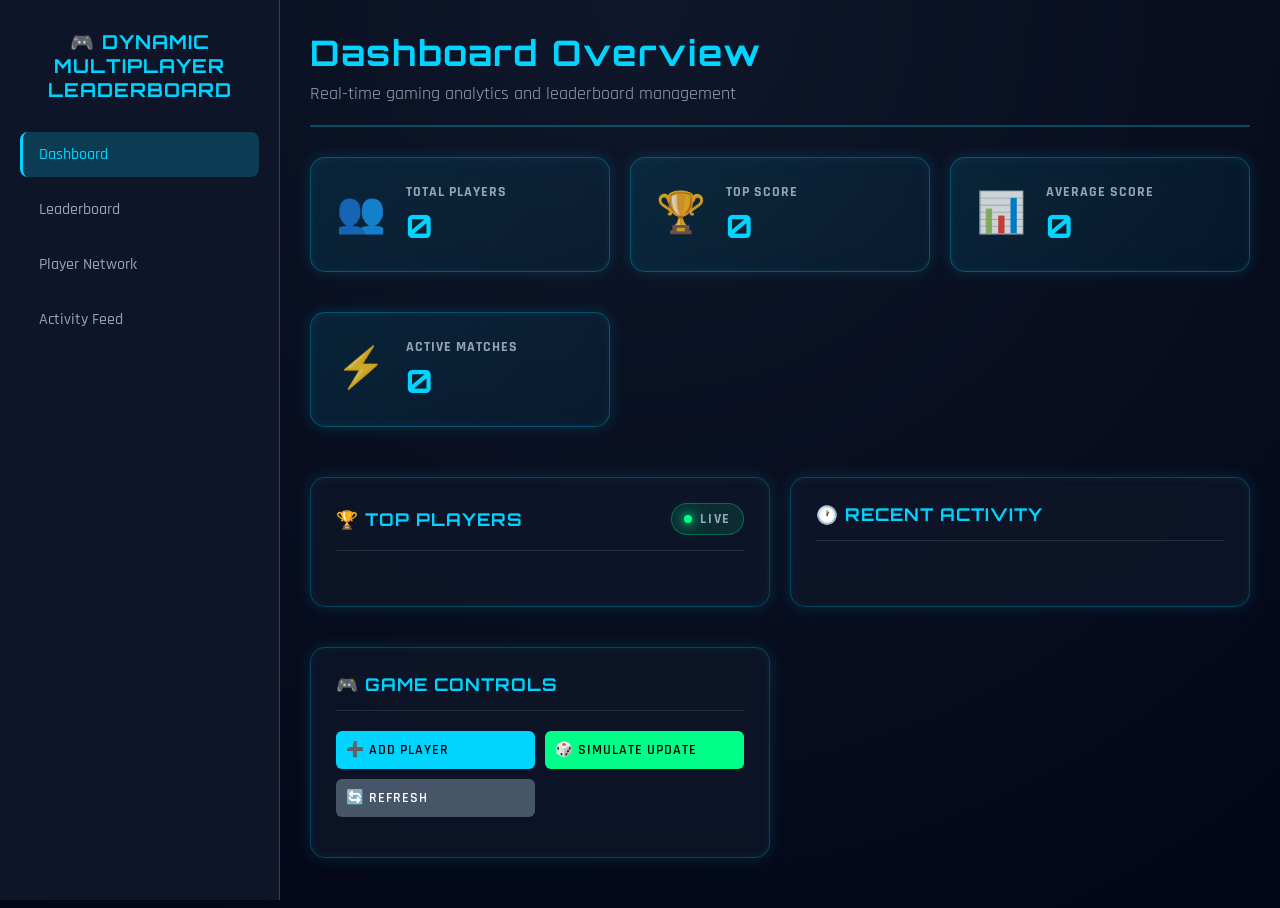
<file: frontend/index.html>
<!DOCTYPE html>
<html lang="en">
<head>
    <meta charset="UTF-8">
    <meta name="viewport" content="width=device-width, initial-scale=1.0">
    <title>🎮 DYNAMIC MULTIPLAYER LEADERBOARD - Dashboard</title>
    <link rel="stylesheet" href="style.css">
    <link href="https://fonts.googleapis.com/css2?family=Orbitron:wght@400;600&family=Rajdhani:wght@400;600&display=swap" rel="stylesheet">
</head>
<body>
    <div class="dashboard-container">
        <!-- SIDEBAR -->
        <div class="sidebar">
            <h2>🎮 DYNAMIC MULTIPLAYER LEADERBOARD</h2>
            <nav>
                <a href="index.html" class="nav-link active">Dashboard</a>
                <a href="leaderboard.html" class="nav-link">Leaderboard</a>
                <a href="network.html" class="nav-link">Player Network</a>
                <a href="activity.html" class="nav-link">Activity Feed</a>
            </nav>
        </div>

        <!-- MAIN CONTENT -->
        <div class="main-content">
            <header class="page-header">
                <h1>Dashboard Overview</h1>
                <p>Real-time gaming analytics and leaderboard management</p>
            </header>

            <!-- QUICK STATS CARDS -->
            <div class="stats-grid">
                <div class="card stat-card">
                    <div class="card-icon">👥</div>
                    <div class="card-content">
                        <h3>Total Players</h3>
                        <div class="stat-value" id="total-players">0</div>
                    </div>
                </div>

                <div class="card stat-card">
                    <div class="card-icon">🏆</div>
                    <div class="card-content">
                        <h3>Top Score</h3>
                        <div class="stat-value" id="top-score">0</div>
                    </div>
                </div>

                <div class="card stat-card">
                    <div class="card-icon">📊</div>
                    <div class="card-content">
                        <h3>Average Score</h3>
                        <div class="stat-value" id="avg-score">0</div>
                    </div>
                </div>

                <div class="card stat-card">
                    <div class="card-icon">⚡</div>
                    <div class="card-content">
                        <h3>Active Matches</h3>
                        <div class="stat-value" id="active-matches">0</div>
                    </div>
                </div>
            </div>

            <!-- DASHBOARD PANELS -->
            <div class="dashboard-grid">
                <!-- Top Players -->
                <div class="card panel-card">
                    <div class="card-header">
                        <h3>🏆 TOP PLAYERS</h3>
                        <div class="live-indicator">
                            <span class="dot"></span>
                            LIVE
                        </div>
                    </div>
                    <div class="player-list" id="top-players">
                        <!-- Populated by JavaScript -->
                    </div>
                </div>

                <!-- Recent Activity -->
                <div class="card panel-card">
                    <div class="card-header">
                        <h3>🕐 RECENT ACTIVITY</h3>
                    </div>
                    <div class="activity-feed" id="activity-feed">
                        <!-- Populated by JavaScript -->
                    </div>
                </div>

                <!-- Quick Actions -->
                <div class="card panel-card">
                    <div class="card-header">
                        <h3>🎮 GAME CONTROLS</h3>
                    </div>
                    <div class="button-group">
                        <button id="add-player-btn" class="btn primary">➕ Add Player</button>
                        <button id="simulate-update-btn" class="btn success">🎲 Simulate Update</button>
                        <button id="refresh-btn" class="btn secondary">🔄 Refresh</button>
                    </div>
                </div>
            </div>
        </div>
    </div>

    <!-- Add Player Modal -->
    <div id="player-modal" class="modal">
        <div class="modal-content">
            <span class="close">&times;</span>
            <h2>Add New Player</h2>
            <form id="add-player-form">
                <div class="form-group">
                    <label for="player-name">Username:</label>
                    <input type="text" id="player-name" required>
                </div>
                <div class="form-group">
                    <label for="initial-score">Initial Score:</label>
                    <input type="number" id="initial-score" value="1000" min="0">
                </div>
                <button type="submit" id="modal-add-player-btn" class="btn primary">Add Player</button>
            </form>
        </div>
    </div>

    <script src="script.js"></script>
</body>
</html>
</file>
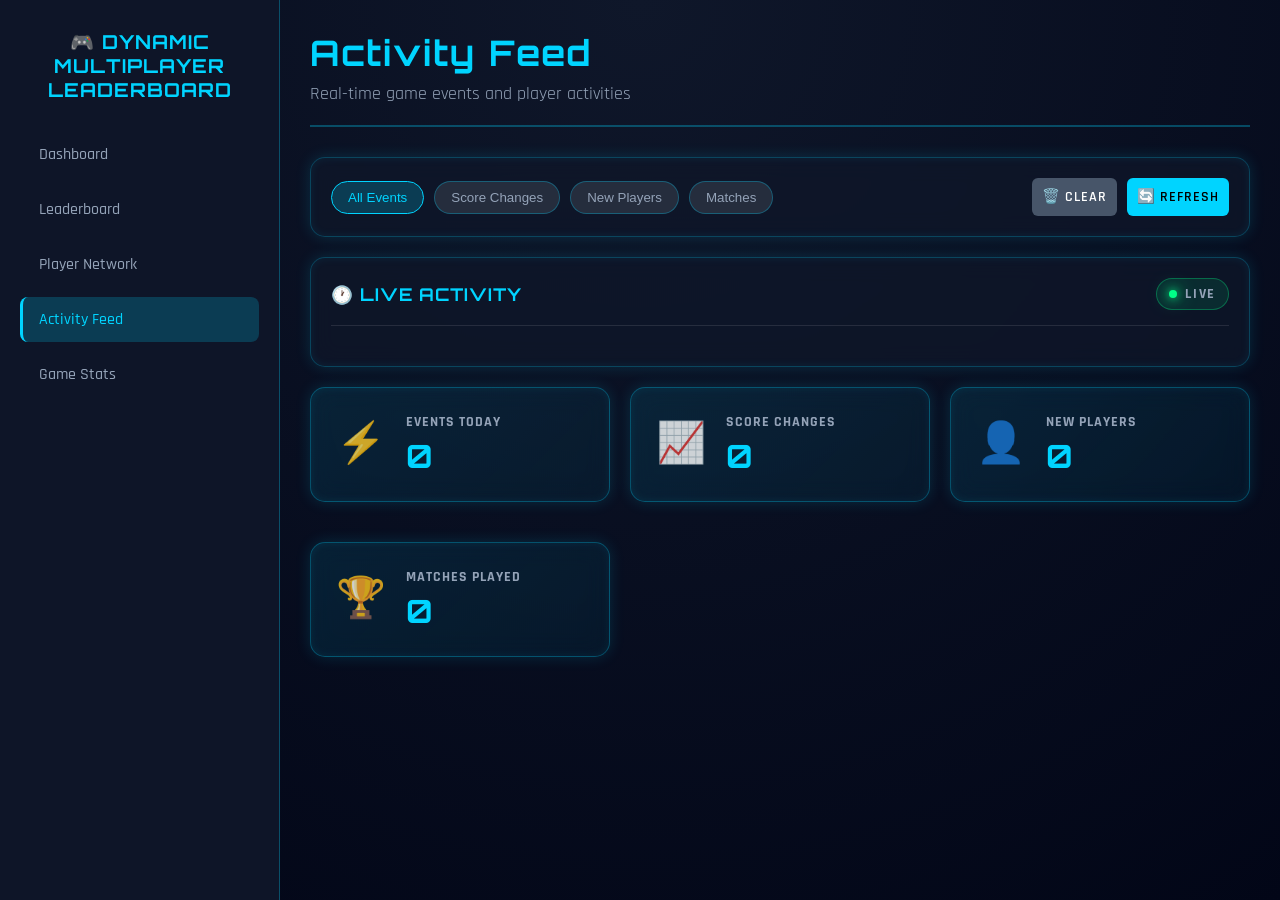
<file: frontend/activity.html>
<!DOCTYPE html>
<html lang="en">
<head>
    <meta charset="UTF-8">
    <meta name="viewport" content="width=device-width, initial-scale=1.0">
    <title>🎮 DYNAMIC MULTIPLAYER LEADERBOARD - Activity Feed</title>
    <link rel="stylesheet" href="style.css">
    <link href="https://fonts.googleapis.com/css2?family=Orbitron:wght@400;600&family=Rajdhani:wght@400;600&display=swap" rel="stylesheet">
</head>
<body>
    <div class="dashboard-container">
        <!-- SIDEBAR -->
        <div class="sidebar">
            <h2>🎮 DYNAMIC MULTIPLAYER LEADERBOARD</h2>
            <nav>
                <a href="index.html" class="nav-link">Dashboard</a>
                <a href="leaderboard.html" class="nav-link">Leaderboard</a>
                <a href="network.html" class="nav-link">Player Network</a>
                <a href="activity.html" class="nav-link active">Activity Feed</a>
                <a href="stats.html" class="nav-link">Game Stats</a>
            </nav>
        </div>

        <!-- MAIN CONTENT -->
        <div class="main-content">
            <header class="page-header">
                <h1>Activity Feed</h1>
                <p>Real-time game events and player activities</p>
            </header>

            <!-- ACTIVITY CONTROLS -->
            <div class="card controls-card">
                <div class="activity-filters">
                    <button class="filter-btn active" data-filter="all">All Events</button>
                    <button class="filter-btn" data-filter="score">Score Changes</button>
                    <button class="filter-btn" data-filter="player">New Players</button>
                    <button class="filter-btn" data-filter="match">Matches</button>
                </div>
                <div class="control-buttons">
                    <button id="clear-activity-btn" class="btn secondary">🗑️ Clear</button>
                    <button id="refresh-activity-btn" class="btn primary">🔄 Refresh</button>
                </div>
            </div>

            <!-- ACTIVITY FEED -->
            <div class="card activity-card">
                <div class="card-header">
                    <h3>🕐 LIVE ACTIVITY</h3>
                    <div class="live-indicator">
                        <span class="dot"></span>
                        LIVE
                    </div>
                </div>
                <div class="activity-feed-full" id="activity-feed">
                    <!-- Populated by JavaScript -->
                </div>
            </div>

            <!-- ACTIVITY STATS -->
            <div class="stats-grid">
                <div class="card stat-card">
                    <div class="card-icon">⚡</div>
                    <div class="card-content">
                        <h3>Events Today</h3>
                        <div class="stat-value" id="events-today">0</div>
                    </div>
                </div>

                <div class="card stat-card">
                    <div class="card-icon">📈</div>
                    <div class="card-content">
                        <h3>Score Changes</h3>
                        <div class="stat-value" id="score-changes">0</div>
                    </div>
                </div>

                <div class="card stat-card">
                    <div class="card-icon">👤</div>
                    <div class="card-content">
                        <h3>New Players</h3>
                        <div class="stat-value" id="new-players">0</div>
                    </div>
                </div>

                <div class="card stat-card">
                    <div class="card-icon">🏆</div>
                    <div class="card-content">
                        <h3>Matches Played</h3>
                        <div class="stat-value" id="matches-played">0</div>
                    </div>
                </div>
            </div>
        </div>
    </div>

    <script src="script.js"></script>
    <script src="activity.js"></script>
</body>
</html>
</file>
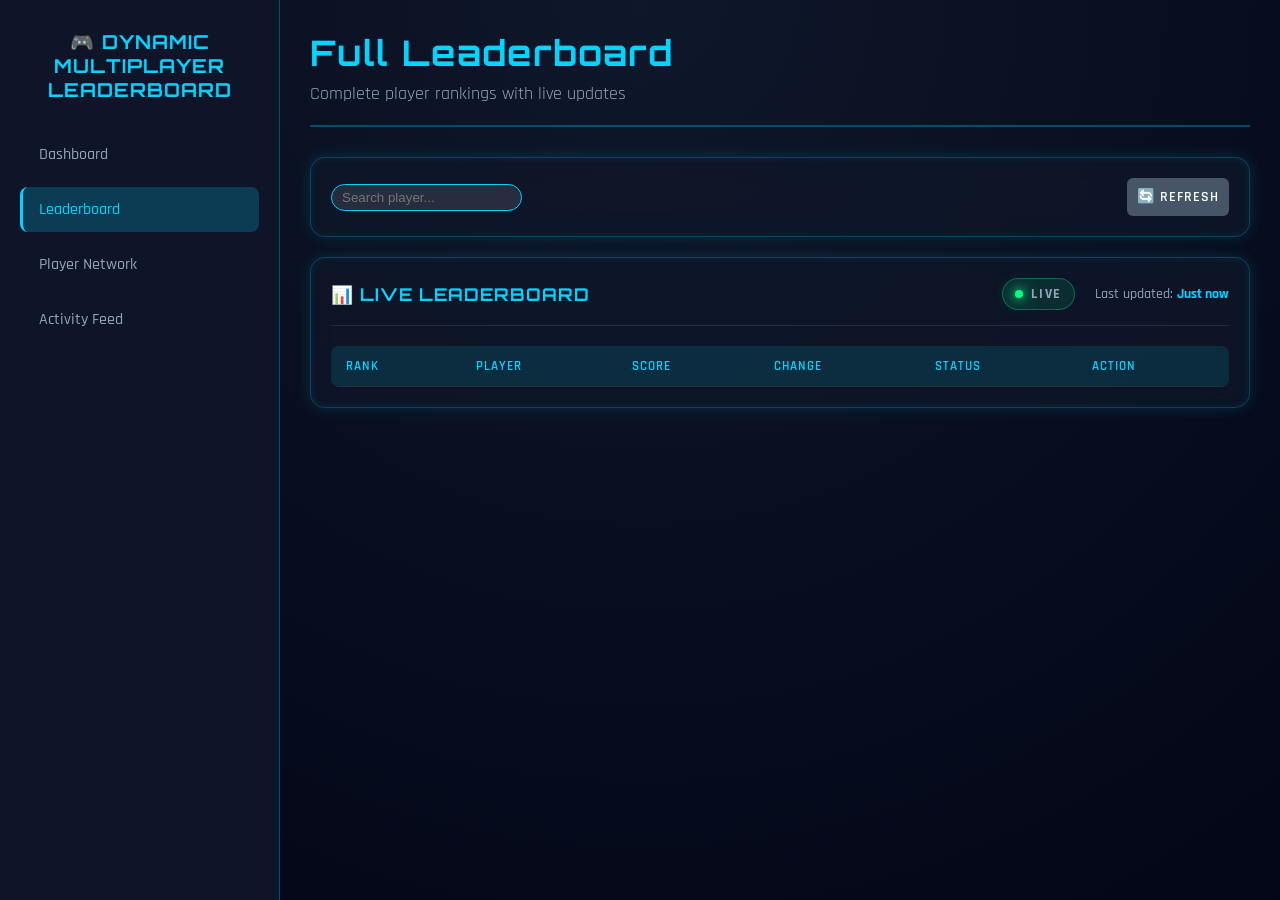
<file: frontend/leaderboard.html>
<!DOCTYPE html>
<html lang="en">
<head>
    <meta charset="UTF-8">
    <meta name="viewport" content="width=device-width, initial-scale=1.0">
    <title>🎮 DYNAMIC MULTIPLAYER LEADERBOARD - Leaderboard</title>
    <link rel="stylesheet" href="style.css">
    <link href="https://fonts.googleapis.com/css2?family=Orbitron:wght@400;600&family=Rajdhani:wght@400;600&display=swap" rel="stylesheet">
</head>
<body>
    <div class="dashboard-container">
        <!-- SIDEBAR -->
        <div class="sidebar">
            <h2>🎮 DYNAMIC MULTIPLAYER LEADERBOARD</h2>
            <nav>
                <a href="index.html" class="nav-link">Dashboard</a>
                <a href="leaderboard.html" class="nav-link active">Leaderboard</a>
                <a href="network.html" class="nav-link">Player Network</a>
                <a href="activity.html" class="nav-link">Activity Feed</a>
            </nav>
        </div>

        <!-- MAIN CONTENT -->
        <div class="main-content">
            <header class="page-header">
                <h1>Full Leaderboard</h1>
                <p>Complete player rankings with live updates</p>
            </header>

            <!-- SEARCH AND CONTROLS -->
            <div class="card controls-card">
                <div class="search-box">
                    <input type="text" id="search-player" placeholder="Search player...">
                </div>
                <div class="control-buttons">
                    <button id="refresh-btn" class="btn secondary">🔄 Refresh</button>
                </div>
            </div>

            <!-- LEADERBOARD TABLE -->
            <div class="card leaderboard-card">
                <div class="card-header">
                    <h3>📊 LIVE LEADERBOARD</h3>
                    <div class="header-right">
                        <div class="live-indicator">
                            <span class="dot"></span>
                            LIVE
                        </div>
                        <div class="last-updated" id="last-updated">
                            Last updated: <span id="update-time">Just now</span>
                        </div>
                    </div>
                </div>
                <div class="leaderboard-table">
                    <table>
                        <thead>
                            <tr>
                                <th>Rank</th>
                                <th>Player</th>
                                <th>Score</th>
                                <th>Change</th>
                                <th>Status</th>
                                <th>Action</th>
                            </tr>
                        </thead>
                        <tbody id="leaderboard-body">
                            <!-- Populated by JavaScript -->
                        </tbody>
                    </table>
                </div>
            </div>
        </div>
    </div>

    <script src="script.js"></script>
</body>
</html>
</file>
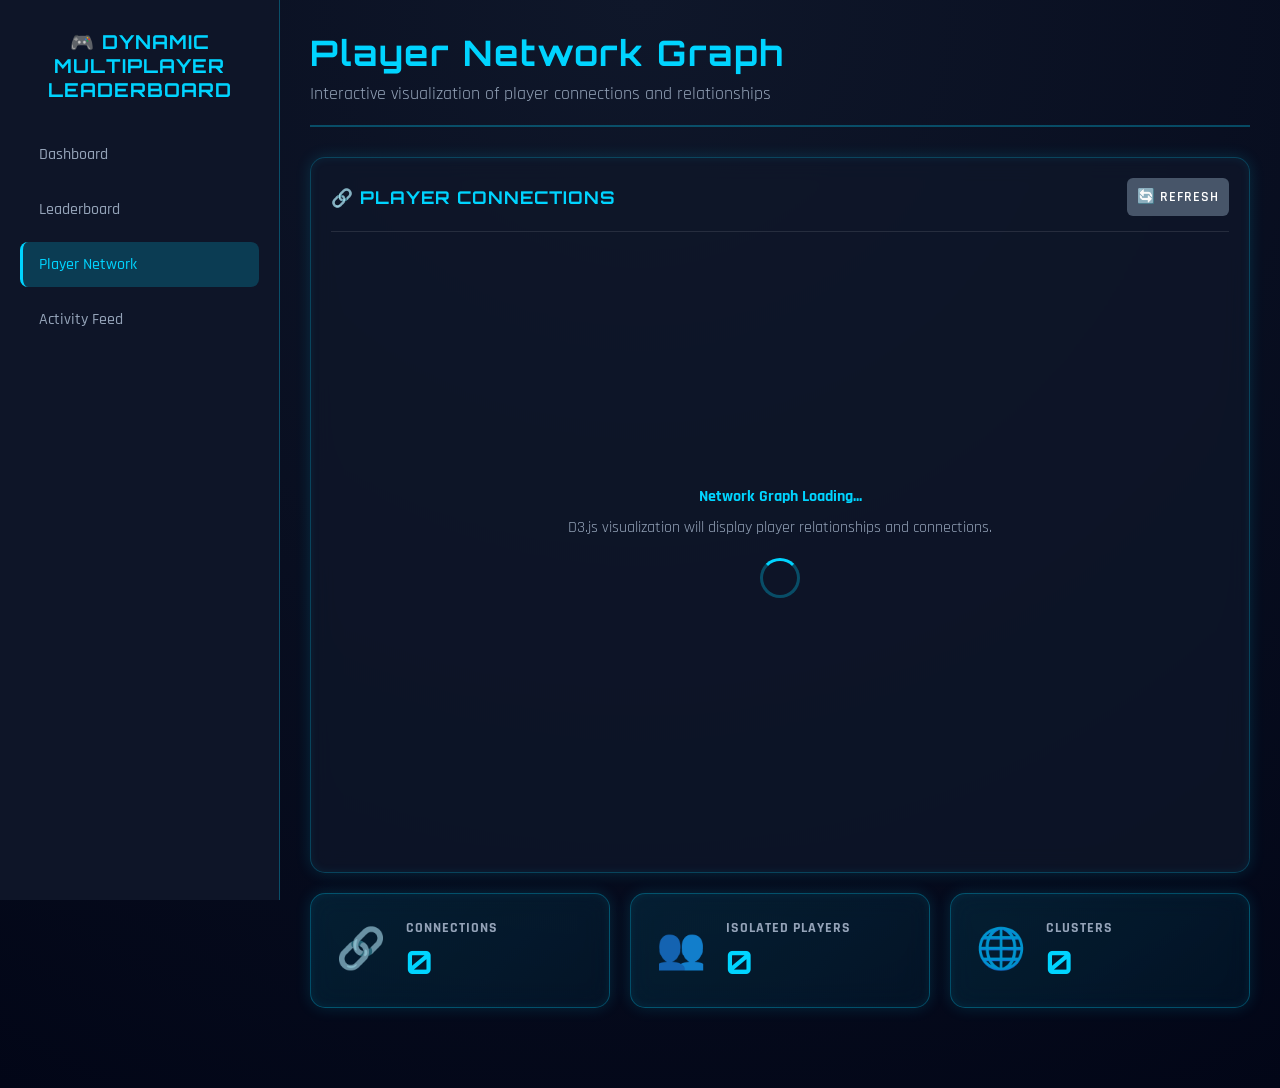
<file: frontend/network.html>
<!DOCTYPE html>
<html lang="en">
<head>
    <meta charset="UTF-8">
    <meta name="viewport" content="width=device-width, initial-scale=1.0">
    <title>🎮 DYNAMIC MULTIPLAYER LEADERBOARD - Player Network</title>
    <link rel="stylesheet" href="style.css">
    <link href="https://fonts.googleapis.com/css2?family=Orbitron:wght@400;600&family=Rajdhani:wght@400;600&display=swap" rel="stylesheet">
    <script src="https://d3js.org/d3.v7.min.js"></script>
</head>
<body>
    <div class="dashboard-container">
        <!-- SIDEBAR -->
        <div class="sidebar">
            <h2>🎮 DYNAMIC MULTIPLAYER LEADERBOARD</h2>
            <nav>
                <a href="index.html" class="nav-link">Dashboard</a>
                <a href="leaderboard.html" class="nav-link">Leaderboard</a>
                <a href="network.html" class="nav-link active">Player Network</a>
                <a href="activity.html" class="nav-link">Activity Feed</a>
            </nav>
        </div>

        <!-- MAIN CONTENT -->
        <div class="main-content">
            <header class="page-header">
                <h1>Player Network Graph</h1>
                <p>Interactive visualization of player connections and relationships</p>
            </header>

            <!-- NETWORK GRAPH -->
            <div class="card network-card">
                <div class="card-header">
                    <h3>🔗 PLAYER CONNECTIONS</h3>
                    <div class="network-controls">
                        <button id="refresh-network-btn" class="btn secondary">🔄 Refresh</button>
                    </div>
                </div>
                <div class="network-container" id="network-container">
                    <svg id="network-svg" width="100%" height="600"></svg>
                    <div class="network-placeholder">
                        <div class="placeholder-content">
                            <h4>Network Graph Loading...</h4>
                            <p>D3.js visualization will display player relationships and connections.</p>
                            <div class="loading-spinner"></div>
                        </div>
                    </div>
                </div>
            </div>

            <!-- NETWORK STATS -->
            <div class="stats-grid">
                <div class="card stat-card">
                    <div class="card-icon">🔗</div>
                    <div class="card-content">
                        <h3>Connections</h3>
                        <div class="stat-value" id="network-connections">0</div>
                    </div>
                </div>

                <div class="card stat-card">
                    <div class="card-icon">👥</div>
                    <div class="card-content">
                        <h3>Isolated Players</h3>
                        <div class="stat-value" id="isolated-players">0</div>
                    </div>
                </div>

                <div class="card stat-card">
                    <div class="card-icon">🌐</div>
                    <div class="card-content">
                        <h3>Clusters</h3>
                        <div class="stat-value" id="network-clusters">0</div>
                    </div>
                </div>
            </div>
        </div>
    </div>

    <script src="script.js"></script>
    <script src="network.js"></script>
</body>
</html>
</file>
<file: frontend/style.css>
* {
    margin: 0;
    padding: 0;
    box-sizing: border-box;
}

body {
    font-family: 'Rajdhani', sans-serif;
    background: radial-gradient(circle at top, #0f172a, #020617);
    color: #e2e8f0;
    min-height: 100vh;
}

/* DASHBOARD LAYOUT */

.dashboard-container {
    display: flex;
    min-height: 100vh;
}

.sidebar {
    width: 280px;
    background: rgba(15, 23, 42, 0.95);
    backdrop-filter: blur(20px);
    border-right: 1px solid rgba(0, 212, 255, 0.3);
    padding: 30px 20px;
    position: fixed;
    height: 100vh;
    overflow-y: auto;
    z-index: 100;
    transition: all 0.3s ease;
}

.sidebar h2 {
    font-family: 'Orbitron', sans-serif;
    font-size: 1.2em;
    color: #00d4ff;
    margin-bottom: 30px;
    text-align: center;
    letter-spacing: 1px;
}

.sidebar nav {
    display: flex;
    flex-direction: column;
    gap: 10px;
}

.nav-link {
    display: block;
    padding: 12px 16px;
    color: #94a3b8;
    text-decoration: none;
    border-radius: 8px;
    transition: all 0.3s ease;
    font-weight: 500;
    border-left: 3px solid transparent;
}

.nav-link:hover {
    background: rgba(0, 212, 255, 0.1);
    color: #00d4ff;
    transform: translateX(5px);
    border-left-color: #00d4ff;
}

.nav-link.active {
    background: rgba(0, 212, 255, 0.2);
    color: #00d4ff;
    border-left-color: #00d4ff;
}

.main-content {
    flex: 1;
    margin-left: 280px;
    padding: 30px;
    max-width: calc(100vw - 280px);
}

/* PAGE HEADER */

.page-header {
    margin-bottom: 30px;
    padding-bottom: 20px;
    border-bottom: 2px solid rgba(0, 212, 255, 0.3);
}

.page-header h1 {
    font-family: 'Orbitron', sans-serif;
    font-size: 2.2em;
    color: #00d4ff;
    margin-bottom: 8px;
    letter-spacing: 2px;
}

.page-header p {
    color: #94a3b8;
    font-size: 1.1em;
}

/* CARDS */

.card {
    background: rgba(15, 23, 42, 0.75);
    backdrop-filter: blur(12px);
    border-radius: 15px;
    padding: 20px;
    border: 1px solid rgba(0, 212, 255, 0.25);
    box-shadow:
        0 0 15px rgba(0, 212, 255, 0.15),
        inset 0 0 10px rgba(0, 212, 255, 0.08);
    transition: all 0.3s ease;
    margin-bottom: 20px;
}

.card:hover {
    box-shadow:
        0 0 25px rgba(0, 212, 255, 0.35),
        inset 0 0 15px rgba(0, 212, 255, 0.15);
    transform: translateY(-2px);
}

.card-header {
    display: flex;
    justify-content: space-between;
    align-items: center;
    margin-bottom: 20px;
    padding-bottom: 15px;
    border-bottom: 1px solid rgba(255, 255, 255, 0.1);
}

.card-header h3 {
    font-family: 'Orbitron', sans-serif;
    font-size: 1.1em;
    color: #00d4ff;
    letter-spacing: 1px;
}

.header-right {
    display: flex;
    align-items: center;
    gap: 20px;
}

.last-updated {
    font-size: 0.85em;
    color: #94a3b8;
    font-weight: 500;
}

.last-updated #update-time {
    color: #00d4ff;
    font-weight: bold;
}

/* STATS CARDS */

.stats-grid {
    display: grid;
    grid-template-columns: repeat(auto-fit, minmax(250px, 1fr));
    gap: 20px;
    margin-bottom: 30px;
}

.stat-card {
    display: flex;
    align-items: center;
    padding: 25px;
    background: linear-gradient(135deg, rgba(0, 212, 255, 0.1), rgba(0, 212, 255, 0.05));
    border: 1px solid rgba(0, 212, 255, 0.3);
}

.card-icon {
    font-size: 2.5em;
    margin-right: 20px;
    opacity: 0.8;
}

.card-content h3 {
    font-size: 0.9em;
    color: #94a3b8;
    margin-bottom: 5px;
    text-transform: uppercase;
    letter-spacing: 1px;
}

.stat-value {
    font-size: 2em;
    font-weight: bold;
    color: #00d4ff;
    font-family: 'Orbitron', sans-serif;
    transition: all 0.4s ease;
}

.stat-value.stat-updating {
    animation: statPulse 0.5s ease;
}

@keyframes statPulse {
    0% { transform: scale(1); text-shadow: 0 0 5px #00d4ff; }
    50% { transform: scale(1.15); text-shadow: 0 0 20px #00d4ff; }
    100% { transform: scale(1); text-shadow: 0 0 5px #00d4ff; }
}


/* DASHBOARD GRID */

.dashboard-grid {
    display: grid;
    grid-template-columns: 1fr 1fr;
    gap: 20px;
}

.panel-card {
    padding: 25px;
}

.player-list {
    max-height: 300px;
    overflow-y: auto;
}

/* CONTROLS */

.controls-card {
    display: flex;
    justify-content: space-between;
    align-items: center;
    padding: 20px;
}

.control-buttons {
    display: flex;
    gap: 10px;
}

.button-group {
    display: flex;
    gap: 10px;
    flex-wrap: wrap;
}

/* CHARTS */

.charts-grid {
    display: grid;
    grid-template-columns: repeat(auto-fit, minmax(400px, 1fr));
    gap: 20px;
    margin-bottom: 30px;
}

.chart-card {
    padding: 25px;
    background: linear-gradient(180deg, rgba(6, 12, 30, 0.88), rgba(12, 20, 48, 0.95));
    border: 1px solid rgba(59, 130, 246, 0.18);
    box-shadow:
        inset 0 0 20px rgba(14, 165, 233, 0.08),
        0 0 35px rgba(14, 165, 233, 0.12);
}

.chart-container {
    height: 340px;
    position: relative;
}

/* NETWORK */

.network-container {
    position: relative;
    height: 600px;
}

.network-placeholder {
    position: absolute;
    top: 50%;
    left: 50%;
    transform: translate(-50%, -50%);
    text-align: center;
    color: #94a3b8;
}

.placeholder-content h4 {
    color: #00d4ff;
    margin-bottom: 10px;
}

.loading-spinner {
    width: 40px;
    height: 40px;
    border: 3px solid rgba(0, 212, 255, 0.3);
    border-top: 3px solid #00d4ff;
    border-radius: 50%;
    animation: spin 1s linear infinite;
    margin: 20px auto;
}

@keyframes spin {
    0% { transform: rotate(0deg); }
    100% { transform: rotate(360deg); }
}

.network-controls {
    display: flex;
    gap: 10px;
}

/* ACTIVITY */

.activity-feed-full {
    max-height: 600px;
    overflow-y: auto;
}

.activity-filters {
    display: flex;
    gap: 10px;
    flex-wrap: wrap;
}

.filter-btn {
    padding: 8px 16px;
    background: rgba(255, 255, 255, 0.1);
    border: 1px solid rgba(0, 212, 255, 0.3);
    color: #94a3b8;
    border-radius: 20px;
    cursor: pointer;
    transition: all 0.3s ease;
}

.filter-btn:hover,
.filter-btn.active {
    background: rgba(0, 212, 255, 0.2);
    color: #00d4ff;
    border-color: #00d4ff;
}

/* LEADERBOARD */

.leaderboard-container {
    background: rgba(15, 23, 42, 0.75);
    backdrop-filter: blur(12px);
    border-radius: 15px;
    padding: 25px;
    border: 1px solid rgba(0, 212, 255, 0.25);
    box-shadow:
        0 0 15px rgba(0, 212, 255, 0.15),
        inset 0 0 10px rgba(0, 212, 255, 0.08);
}

.leaderboard-header {
    display: flex;
    justify-content: space-between;
    align-items: center;
    margin-bottom: 20px;
    padding-bottom: 15px;
    border-bottom: 1px solid rgba(255, 255, 255, 0.1);
}

.leaderboard-header h2 {
    font-family: 'Orbitron', sans-serif;
    font-size: 1.5em;
    color: #00d4ff;
    letter-spacing: 1px;
}

.search-container {
    display: flex;
    gap: 10px;
    align-items: center;
}

.search-input {
    padding: 8px 12px;
    background: rgba(255, 255, 255, 0.1);
    border: 1px solid rgba(0, 212, 255, 0.3);
    border-radius: 6px;
    color: #e2e8f0;
    font-size: 0.9em;
}

.search-input::placeholder {
    color: #94a3b8;
}

.search-input:focus {
    outline: none;
    border-color: #00d4ff;
    box-shadow: 0 0 10px rgba(0, 212, 255, 0.3);
}

.leaderboard-table {
    width: 100%;
    border-collapse: collapse;
    margin-top: 20px;
    background: linear-gradient(135deg, rgba(0, 212, 255, 0.02) 0%, rgba(0, 255, 136, 0.02) 50%, rgba(0, 212, 255, 0.02) 100%);
    background-size: 200% 200%;
    animation: tableGlow 8s ease-in-out infinite;
    border-radius: 8px;
    overflow: hidden;
}

@keyframes tableGlow {
    0% { background-position: 0% 50%; }
    50% { background-position: 100% 50%; }
    100% { background-position: 0% 50%; }
}

.leaderboard-table th,
.leaderboard-table td {
    padding: 12px 15px;
    text-align: left;
    border-bottom: 1px solid rgba(255, 255, 255, 0.1);
}

.leaderboard-table th {
    background: rgba(0, 212, 255, 0.1);
    color: #00d4ff;
    font-weight: 600;
    text-transform: uppercase;
    font-size: 0.8em;
    letter-spacing: 1px;
}

.leaderboard-table tbody tr {
    transition: all 0.3s ease;
    position: relative;
}

.leaderboard-table tbody tr:hover {
    background: rgba(0, 212, 255, 0.05);
}

.rank-cell {
    font-weight: bold;
    color: #00d4ff;
    font-family: 'Orbitron', sans-serif;
    position: relative;
}

.rank-cell::before {
    content: '';
    position: absolute;
    top: 50%;
    left: 50%;
    width: 20px;
    height: 20px;
    background: radial-gradient(circle, rgba(0, 212, 255, 0.2) 0%, transparent 70%);
    border-radius: 50%;
    transform: translate(-50%, -50%);
    animation: rankPulse 3s ease-in-out infinite;
    pointer-events: none;
}

@keyframes rankPulse {
    0%, 100% { opacity: 0.3; transform: translate(-50%, -50%) scale(0.8); }
    50% { opacity: 0.6; transform: translate(-50%, -50%) scale(1.2); }
}

.player-name {
    font-weight: 500;
    color: #e2e8f0;
}

.score-cell {
    font-weight: bold;
    color: #00d4ff;
    font-family: 'Orbitron', sans-serif;
}

.change-cell {
    font-weight: bold;
}

.change-up {
    color: #10b981;
}

.change-down {
    color: #ef4444;
}

.change-neutral {
    color: #94a3b8;
}

.player-row {
    transition: all 0.5s ease;
}

.player-row.new-row {
    animation: fadeInRow 0.8s ease-out;
}

@keyframes fadeInRow {
    0% { opacity: 0; transform: translateY(-8px); }
    100% { opacity: 1; transform: translateY(0); }
}

.player-row.moving-up {
    animation: moveUp 0.5s ease-out;
}

.player-row.moving-down {
    animation: moveDown 0.5s ease-out;
}

@keyframes moveUp {
    0% { transform: translateY(0); background: rgba(16, 185, 129, 0.2); }
    50% { transform: translateY(-10px); background: rgba(16, 185, 129, 0.3); }
    100% { transform: translateY(0); background: transparent; }
}

@keyframes moveDown {
    0% { transform: translateY(0); background: rgba(239, 68, 68, 0.2); }
    50% { transform: translateY(10px); background: rgba(239, 68, 68, 0.3); }
    100% { transform: translateY(0); background: transparent; }
}

/* SCORE CHANGE ANIMATIONS */
.score-up {
    animation: scoreFlashUp 1s ease-out;
}

.score-down {
    animation: scoreFlashDown 1s ease-out;
}

@keyframes scoreFlashUp {
    0% { background: rgba(16, 185, 129, 0.3); color: #10b981; transform: scale(1.05); }
    50% { background: rgba(16, 185, 129, 0.5); color: #10b981; transform: scale(1.1); }
    100% { background: transparent; color: #00d4ff; transform: scale(1); }
}

@keyframes scoreFlashDown {
    0% { background: rgba(239, 68, 68, 0.3); color: #ef4444; transform: scale(1.05); }
    50% { background: rgba(239, 68, 68, 0.5); color: #ef4444; transform: scale(1.1); }
    100% { background: transparent; color: #00d4ff; transform: scale(1); }
}

/* FLOATING SCORE CHANGES */
.score-change-float {
    position: absolute;
    font-weight: bold;
    font-size: 14px;
    pointer-events: none;
    animation: floatUp 1.5s ease-out forwards;
    z-index: 10;
}

.score-change-float.up {
    color: #10b981;
}

.score-change-float.down {
    color: #ef4444;
}

@keyframes floatUp {
    0% { opacity: 1; transform: translateY(0) scale(1); }
    100% { opacity: 0; transform: translateY(-30px) scale(1.2); }
}

/* MODAL */

.modal {
    display: none;
    position: fixed;
    z-index: 1000;
    left: 0;
    top: 0;
    width: 100%;
    height: 100%;
    background: rgba(0, 0, 0, 0.8);
    backdrop-filter: blur(5px);
}

.modal-content {
    background: rgba(15, 23, 42, 0.95);
    backdrop-filter: blur(20px);
    margin: 10% auto;
    padding: 30px;
    border: 1px solid rgba(0, 212, 255, 0.3);
    border-radius: 15px;
    width: 90%;
    max-width: 500px;
    box-shadow: 0 0 30px rgba(0, 212, 255, 0.3);
}

.modal-header {
    display: flex;
    justify-content: space-between;
    align-items: center;
    margin-bottom: 25px;
    padding-bottom: 15px;
    border-bottom: 1px solid rgba(255, 255, 255, 0.1);
}

.modal-header h2 {
    font-family: 'Orbitron', sans-serif;
    color: #00d4ff;
    font-size: 1.3em;
    letter-spacing: 1px;
}

.close {
    color: #94a3b8;
    font-size: 28px;
    font-weight: bold;
    cursor: pointer;
    transition: color 0.3s ease;
}

.close:hover {
    color: #ef4444;
}

.form-group {
    margin-bottom: 20px;
}

.form-group label {
    display: block;
    margin-bottom: 8px;
    color: #e2e8f0;
    font-weight: 500;
}

.form-group input {
    width: 100%;
    padding: 12px;
    background: rgba(255, 255, 255, 0.1);
    border: 1px solid rgba(0, 212, 255, 0.3);
    border-radius: 8px;
    color: #e2e8f0;
    font-size: 1em;
}

.form-group input:focus {
    outline: none;
    border-color: #00d4ff;
    box-shadow: 0 0 10px rgba(0, 212, 255, 0.3);
}

.form-group input::placeholder {
    color: #94a3b8;
}

/* BUTTONS */

.btn {
    padding: 12px 24px;
    border: none;
    border-radius: 8px;
    cursor: pointer;
    font-weight: 500;
    font-size: 0.9em;
    text-transform: uppercase;
    letter-spacing: 1px;
    transition: all 0.3s ease;
    display: inline-flex;
    align-items: center;
    gap: 8px;
}

.btn-primary {
    background: linear-gradient(135deg, #00d4ff, #0099cc);
    color: #ffffff;
    box-shadow: 0 4px 15px rgba(0, 212, 255, 0.3);
}

.btn-primary:hover {
    background: linear-gradient(135deg, #33e0ff, #00ccff);
    box-shadow: 0 6px 20px rgba(0, 212, 255, 0.5);
    transform: translateY(-2px);
}

.btn-secondary {
    background: rgba(255, 255, 255, 0.1);
    color: #94a3b8;
    border: 1px solid rgba(0, 212, 255, 0.3);
}

.btn-secondary:hover {
    background: rgba(0, 212, 255, 0.2);
    color: #00d4ff;
    border-color: #00d4ff;
    transform: translateY(-1px);
}

.btn-success {
    background: linear-gradient(135deg, #10b981, #059669);
    color: #ffffff;
    box-shadow: 0 4px 15px rgba(16, 185, 129, 0.3);
}

.btn-success:hover {
    background: linear-gradient(135deg, #34d399, #10b981);
    box-shadow: 0 6px 20px rgba(16, 185, 129, 0.5);
    transform: translateY(-2px);
}

.btn-danger {
    background: linear-gradient(135deg, #ef4444, #dc2626);
    color: #ffffff;
    box-shadow: 0 4px 15px rgba(239, 68, 68, 0.3);
}

.btn-danger:hover {
    background: linear-gradient(135deg, #f87171, #ef4444);
    box-shadow: 0 6px 20px rgba(239, 68, 68, 0.5);
    transform: translateY(-2px);
}

.btn-icon {
    padding: 8px 12px;
    font-size: 1.2em;
}

.btn-small {
    padding: 8px 16px;
    font-size: 0.8em;
}

/* RETRY BUTTON */

.retry-button {
    position: fixed;
    top: 50%;
    left: 50%;
    transform: translate(-50%, -50%);
    background: linear-gradient(135deg, #ef4444, #dc2626);
    color: #ffffff;
    border: none;
    padding: 15px 30px;
    border-radius: 10px;
    font-size: 1.1em;
    font-weight: 600;
    cursor: pointer;
    box-shadow: 0 8px 25px rgba(239, 68, 68, 0.4);
    transition: all 0.3s ease;
    z-index: 1000;
}

.retry-button:hover {
    background: linear-gradient(135deg, #f87171, #ef4444);
    box-shadow: 0 10px 30px rgba(239, 68, 68, 0.6);
    transform: translate(-50%, -50%) scale(1.05);
}

/* RESPONSIVE */

@media (max-width: 768px) {
    .sidebar {
        width: 100%;
        height: auto;
        position: relative;
        padding: 20px;
    }

    .main-content {
        margin-left: 0;
        padding: 20px;
    }

    .dashboard-grid {
        grid-template-columns: 1fr;
    }

    .stats-grid {
        grid-template-columns: 1fr;
    }

    .charts-grid {
        grid-template-columns: 1fr;
    }

    .leaderboard-table {
        font-size: 0.9em;
    }

    .leaderboard-table th,
    .leaderboard-table td {
        padding: 8px 10px;
    }
}

@media (max-width: 480px) {
    .modal-content {
        margin: 5% auto;
        padding: 20px;
        width: 95%;
    }

    .btn {
        padding: 10px 20px;
        font-size: 0.8em;
    }

    .control-buttons {
        flex-direction: column;
        gap: 8px;
    }
}

/* PANELS */

.panel {
    background: rgba(15, 23, 42, 0.75);
    backdrop-filter: blur(12px);
    border-radius: 15px;
    padding: 20px;
    border: 1px solid rgba(0,212,255,0.25);
    box-shadow:
        0 0 15px rgba(0,212,255,0.15),
        inset 0 0 10px rgba(0,212,255,0.08);
    transition: 0.3s;
}

.panel:hover {
    box-shadow:
        0 0 25px rgba(0,212,255,0.35),
        inset 0 0 15px rgba(0,212,255,0.15);
}

.panel-header {
    display: flex;
    justify-content: space-between;
    align-items: center;
    margin-bottom: 20px;
    padding-bottom: 10px;
    border-bottom: 2px solid rgba(0, 212, 255, 0.3);
}

.panel-header h2 {
    font-family: 'Orbitron', sans-serif;
    font-size: 1.1em;
    letter-spacing: 2px;
    color: #00d4ff;
}

/* LIVE INDICATOR */

.live-indicator {
    display: flex;
    align-items: center;
    gap: 8px;
    color: #00ff88;
    font-size: 0.9em;
    font-weight: bold;
    background: rgba(0, 255, 136, 0.1);
    padding: 6px 12px;
    border-radius: 20px;
    border: 1px solid rgba(0, 255, 136, 0.3);
    animation: liveGlow 2s ease-in-out infinite alternate;
}

.dot {
    width: 8px;
    height: 8px;
    background: #00ff88;
    border-radius: 50%;
    box-shadow: 0 0 10px #00ff88, 0 0 20px #00ff88;
    animation: pulse 1s infinite ease-in-out;
}

@keyframes liveGlow {
    0% { box-shadow: 0 0 5px rgba(0, 255, 136, 0.3); }
    100% { box-shadow: 0 0 15px rgba(0, 255, 136, 0.5), 0 0 25px rgba(0, 255, 136, 0.2); }
}

@keyframes pulse {
    0% { opacity: 1; transform: scale(1); box-shadow: 0 0 10px #00ff88, 0 0 20px #00ff88; }
    50% { opacity: 0.7; transform: scale(1.4); box-shadow: 0 0 15px #00ff88, 0 0 30px #00ff88; }
    100% { opacity: 1; transform: scale(1); box-shadow: 0 0 10px #00ff88, 0 0 20px #00ff88; }
}

/* LEADERBOARD UPDATING ANIMATION */
.leaderboard-card.updating {
    animation: leaderboardUpdate 0.5s ease-out;
    box-shadow: 0 0 30px rgba(0, 212, 255, 0.3), inset 0 0 30px rgba(0, 212, 255, 0.1);
}

@keyframes leaderboardUpdate {
    0% { box-shadow: 0 0 0 rgba(0, 212, 255, 0.3), inset 0 0 0 rgba(0, 212, 255, 0.1); }
    50% { box-shadow: 0 0 40px rgba(0, 212, 255, 0.5), inset 0 0 40px rgba(0, 212, 255, 0.2); }
    100% { box-shadow: 0 0 30px rgba(0, 212, 255, 0.3), inset 0 0 30px rgba(0, 212, 255, 0.1); }
}

/* ROW ENTRANCE ANIMATION */
.player-row.new-row {
    animation: rowEntrance 0.6s ease-out;
}

@keyframes rowEntrance {
    0% {
        opacity: 0;
        transform: translateX(-20px) scale(0.95);
    }
    50% {
        opacity: 0.7;
        transform: translateX(5px) scale(1.02);
    }
    100% {
        opacity: 1;
        transform: translateX(0) scale(1);
    }
}

/* TOP PLAYERS */

.player-card {
    display: flex;
    align-items: center;
    padding: 10px;
    background: rgba(255,255,255,0.03);
    border-radius: 10px;
    margin-bottom: 10px;
    border-left: 3px solid #00d4ff;
    transition: all 0.3s;
}

.player-card:hover {
    transform: translateX(6px);
    background: rgba(0,212,255,0.1);
}

.rank-badge {
    width: 30px;
    height: 30px;
    background: linear-gradient(45deg, #ffd700, #ffa500);
    border-radius: 50%;
    display: flex;
    align-items: center;
    justify-content: center;
    font-weight: bold;
    margin-right: 10px;
}

.player-info {
    flex: 1;
}

.player-name {
    font-weight: 600;
}

.player-score {
    color: #00d4ff;
    font-size: 0.9em;
}

/* LEADERBOARD */

.leaderboard-table {
    overflow-x: auto;
    max-height: 500px;
    overflow-y: auto;
}

table {
    width: 100%;
    border-collapse: collapse;
}

th {
    text-align: left;
    padding: 10px;
    background: rgba(0,212,255,0.2);
    font-weight: 600;
    position: sticky;
    top: 0;
    color: #00eaff;
    letter-spacing: 1px;
}

td {
    padding: 10px;
    border-bottom: 1px solid rgba(255,255,255,0.05);
}

tbody tr{
    transition: all 0.4s ease;
}

tr:hover {
    background: rgba(0,212,255,0.08);
    transform: scale(1.02);
}

.player-row {
    transition: transform 0.4s ease, background 0.3s ease;
}

.player-row:hover {
    background: rgba(255,255,255,0.05);
}

.rank-1 { color: #ffd700; font-weight: bold; }
.rank-2 { color: #c0c0c0; font-weight: bold; }
.rank-3 { color: #cd7f32; font-weight: bold; }

.status-online { color: #00ff88; }
.status-offline { color: #ff4444; }

/* BUTTONS */

.btn-score {
    background: transparent;
    border: 1px solid #00d4ff;
    color: #00d4ff;
    padding: 5px 10px;
    border-radius: 5px;
    cursor: pointer;
    transition: all 0.3s;
}

.btn-score:hover {
    background: #00d4ff;
    color: #000;
    box-shadow: 0 0 10px #00d4ff;
}

.btn {
    padding: 10px;
    border: none;
    border-radius: 6px;
    cursor: pointer;
    font-family: 'Rajdhani', sans-serif;
    font-weight: 600;
    transition: all 0.3s;
}

.btn.primary {
    background: #00d4ff;
    color: #000;
}

.btn.success {
    background: #00ff88;
    color: #000;
}

.btn.secondary {
    background: #475569;
    color: #fff;
}

.btn:hover {
    transform: translateY(-2px);
    box-shadow: 0 0 15px rgba(0,212,255,0.4);
}

/* ACTIVITY FEED */

.activity-feed {
    max-height: 300px;
    overflow-y: auto;
}

.activity-item {
    padding: 10px 12px;
    margin-bottom: 8px;
    border-radius: 6px;
    background: rgba(255, 255, 255, 0.03);
    border-left: 3px solid rgba(0, 212, 255, 0.3);
    transition: all 0.3s ease;
    font-size: 0.9em;
}

.activity-item:hover {
    background: rgba(0, 212, 255, 0.05);
    border-left-color: #00d4ff;
    transform: translateX(2px);
}

.activity-item.activity-gain {
    border-left-color: #10b981;
    background: rgba(16, 185, 129, 0.05);
}

.activity-item.activity-loss {
    border-left-color: #ef4444;
    background: rgba(239, 68, 68, 0.05);
}

/* TOP PLAYERS */

.top-player-item {
    display: grid;
    grid-template-columns: auto 1fr auto;
    align-items: center;
    gap: 12px;
    padding: 14px 16px;
    margin-bottom: 10px;
    border-radius: 12px;
    background: rgba(255, 255, 255, 0.03);
    border: 1px solid rgba(255, 255, 255, 0.08);
    transition: all 0.3s ease;
    font-size: 0.9em;
}

.top-player-item:hover {
    background: rgba(0, 212, 255, 0.05);
    border-color: rgba(0, 212, 255, 0.3);
    transform: translateY(-1px);
    box-shadow: 0 4px 12px rgba(0, 212, 255, 0.15);
}

.top-player-item.score-up {
    animation: topPlayerGlowUp 1s ease-out;
}

.top-player-item.score-down {
    animation: topPlayerGlowDown 1s ease-out;
}

@keyframes topPlayerGlowUp {
    0% { box-shadow: 0 0 0 rgba(16, 185, 129, 0.4); }
    50% { box-shadow: 0 0 20px rgba(16, 185, 129, 0.6); }
    100% { box-shadow: 0 0 0 rgba(16, 185, 129, 0); }
}

@keyframes topPlayerGlowDown {
    0% { box-shadow: 0 0 0 rgba(239, 68, 68, 0.4); }
    50% { box-shadow: 0 0 20px rgba(239, 68, 68, 0.6); }
    100% { box-shadow: 0 0 0 rgba(239, 68, 68, 0); }
}

.top-player-item span:first-child {
    font-weight: bold;
    color: #00d4ff;
    font-family: 'Orbitron', sans-serif;
    min-width: 40px;
    text-align: center;
}

.top-player-item span:nth-child(2) {
    font-weight: 600;
    color: #e2e8f0;
}

.top-player-item span:last-child {
    font-weight: 700;
    color: #00ff88;
    font-family: 'Orbitron', sans-serif;
}

/* ACTIVITY FEED */

.activity-feed {
    max-height: 300px;
    overflow-y: auto;
    margin-bottom: 20px;
}

.activity-item {
    padding: 10px;
    border-left: 3px solid #00d4ff;
    background: rgba(255,255,255,0.02);
    margin-bottom: 10px;
    font-size: 0.9em;
}

.activity-time {
    color: #94a3b8;
    font-size: 0.8em;
    display: block;
    margin-top: 5px;
}

.activity-gain { color: #00ff88; }
.activity-loss { color: #ff4d4d; }

/* CONTROL PANEL */

.control-panel {
    margin-top: 20px;
    padding-top: 20px;
    border-top: 1px solid rgba(255,255,255,0.1);
}

.button-group {
    display: grid;
    grid-template-columns: 1fr 1fr;
    gap: 10px;
    margin: 15px 0;
}

.stats-box {
    background: rgba(0,0,0,0.3);
    padding: 15px;
    border-radius: 10px;
}

.stats-box h4 {
    color: #00d4ff;
    margin-bottom: 10px;
}

.stats-box p { margin: 5px 0; }

.stats-box span {
    float: right;
    color: #fff;
    font-weight: bold;
}

/* MODAL */

.modal {
    display: block;
    opacity: 0;
    pointer-events: none;
    position: fixed;
    z-index: 1000;
    left: 0;
    top: 0;
    width: 100%;
    height: 100%;
    background: rgba(0,0,0,0.8);
    transition: opacity 0.2s ease;
}

.modal.open {
    opacity: 1;
    pointer-events: auto;
}

.modal-content {
    background: #0f172a;
    margin: 15% auto;
    padding: 20px;
    border: 1px solid #00d4ff;
    width: 400px;
    border-radius: 10px;
}

.close {
    color: #fff;
    float: right;
    font-size: 28px;
    cursor: pointer;
}

.close:hover { color: #00d4ff; }

.form-group { margin-bottom: 15px; }

.form-group label {
    display: block;
    margin-bottom: 5px;
}

.form-group input {
    width: 100%;
    padding: 8px;
    background: rgba(255,255,255,0.1);
    border: 1px solid #333;
    color: #fff;
    border-radius: 5px;
}

/* SEARCH */

.search-box input {
    padding: 5px 10px;
    background: rgba(255,255,255,0.1);
    border: 1px solid #00d4ff;
    color: #fff;
    border-radius: 20px;
}

/* RESPONSIVE */

@media (max-width: 1200px) {
    .main-dashboard {
        grid-template-columns: 1fr;
    }

    .panel {
        margin-bottom: 20px;
    }
}

/* SCROLLBAR */

::-webkit-scrollbar {
    width: 8px;
    height: 8px;
}

::-webkit-scrollbar-track {
    background: rgba(255,255,255,0.05);
}

::-webkit-scrollbar-thumb {
    background: #00d4ff;
    border-radius: 4px;
}

::-webkit-scrollbar-thumb:hover {
    background: #00a3cc;
}

/* SCORE POPUP */

.score-popup{
    position:fixed;
    bottom:40px;
    right:40px;
    background:#00ff88;
    color:#000;
    padding:10px 18px;
    border-radius:10px;
    font-weight:bold;
    animation:popup 1.5s forwards;
}

@keyframes popup{
    0%{opacity:0;transform:translateY(20px);}
    50%{opacity:1;}
    100%{opacity:0;transform:translateY(-20px);}
}

.score-up{
    animation:scoreUp 0.6s;
    color:#00ff88;
}

.score-down{
    animation:scoreDown 0.6s;
    color:#ff5555;
}

@keyframes scoreUp{
    0%{transform:scale(1);}
    50%{transform:scale(1.3);}
    100%{transform:scale(1);}
}

@keyframes scoreDown{
    0%{transform:scale(1);}
    50%{transform:scale(1.3);}
    100%{transform:scale(1);}
}

.activity-feed{
    max-height:300px;
    overflow-y:auto;
}

.activity-item{
    padding:10px;
    border-left:3px solid #00d4ff;
    background:rgba(255,255,255,0.03);
    margin-bottom:8px;
    font-size:0.9em;
    animation:fadeIn 0.3s ease;
}

@keyframes fadeIn{
    from{opacity:0;transform:translateX(-5px);}
    to{opacity:1;transform:translateX(0);}
}

/* STATS PAGE SPECIFIC */

.live-indicator {
    display: flex;
    align-items: center;
    gap: 5px;
    font-size: 0.8em;
    color: #10b981;
    font-weight: bold;
}

.live-dot {
    width: 8px;
    height: 8px;
    background: #10b981;
    border-radius: 50%;
    animation: pulse 1.5s infinite;
}

@keyframes pulse {
    0% { opacity: 1; }
    50% { opacity: 0.5; }
    100% { opacity: 1; }
}

.top-players-list {
    padding: 20px;
    max-height: 400px;
    overflow-y: auto;
    background: rgba(3, 15, 33, 0.75);
    border-radius: 16px;
    border: 1px solid rgba(59, 130, 246, 0.18);
}

.player-entry {
    display: flex;
    justify-content: space-between;
    align-items: center;
    padding: 12px 15px;
    margin-bottom: 8px;
    background: rgba(255, 255, 255, 0.05);
    border-radius: 8px;
    border-left: 4px solid;
    transition: all 0.3s ease;
}

.player-entry:nth-child(1) { border-left-color: #ffd700; }
.player-entry:nth-child(2) { border-left-color: #c0c0c0; }
.player-entry:nth-child(3) { border-left-color: #cd7f32; }
.player-entry:nth-child(n+4) { border-left-color: #00d4ff; }

.player-rank {
    font-size: 1.2em;
    font-weight: bold;
    min-width: 40px;
}

.player-name {
    flex: 1;
    font-weight: 600;
}

.player-score {
    font-family: 'Orbitron', sans-serif;
    font-size: 1.1em;
    color: #7dd3fc;
    font-weight: bold;
}

.live-indicator {
    display: inline-flex;
    align-items: center;
    gap: 8px;
    color: #94a3b8;
    font-size: 0.85em;
    text-transform: uppercase;
    letter-spacing: 0.12em;
}

.live-dot {
    width: 10px;
    height: 10px;
    background: #34d399;
    border-radius: 50%;
    box-shadow: 0 0 12px rgba(52, 211, 153, 0.8);
}

.db-stats-grid {
    display: grid;
    grid-template-columns: repeat(auto-fit, minmax(200px, 1fr));
    gap: 16px;
    margin-top: 10px;
}

.db-stat {
    display: flex;
    justify-content: space-between;
    align-items: center;
    padding: 16px;
    background: rgba(3, 15, 33, 0.8);
    border-radius: 14px;
    border: 1px solid rgba(59, 130, 246, 0.15);
}

.db-label {
    color: #94a3b8;
    font-size: 0.95em;
}

.db-value {
    font-family: 'Orbitron', sans-serif;
    color: #22d3ee;
    font-weight: 700;
}

/* COUNT-UP ANIMATION */
.stat-value {
    transition: all 0.5s ease;
}

.stat-value.counting {
    animation: countGlow 0.5s ease;
}

@keyframes countGlow {
    0% { text-shadow: 0 0 5px #00d4ff; }
    50% { text-shadow: 0 0 20px #00d4ff, 0 0 30px #00d4ff; }
    100% { text-shadow: 0 0 5px #00d4ff; }
}
</file>
